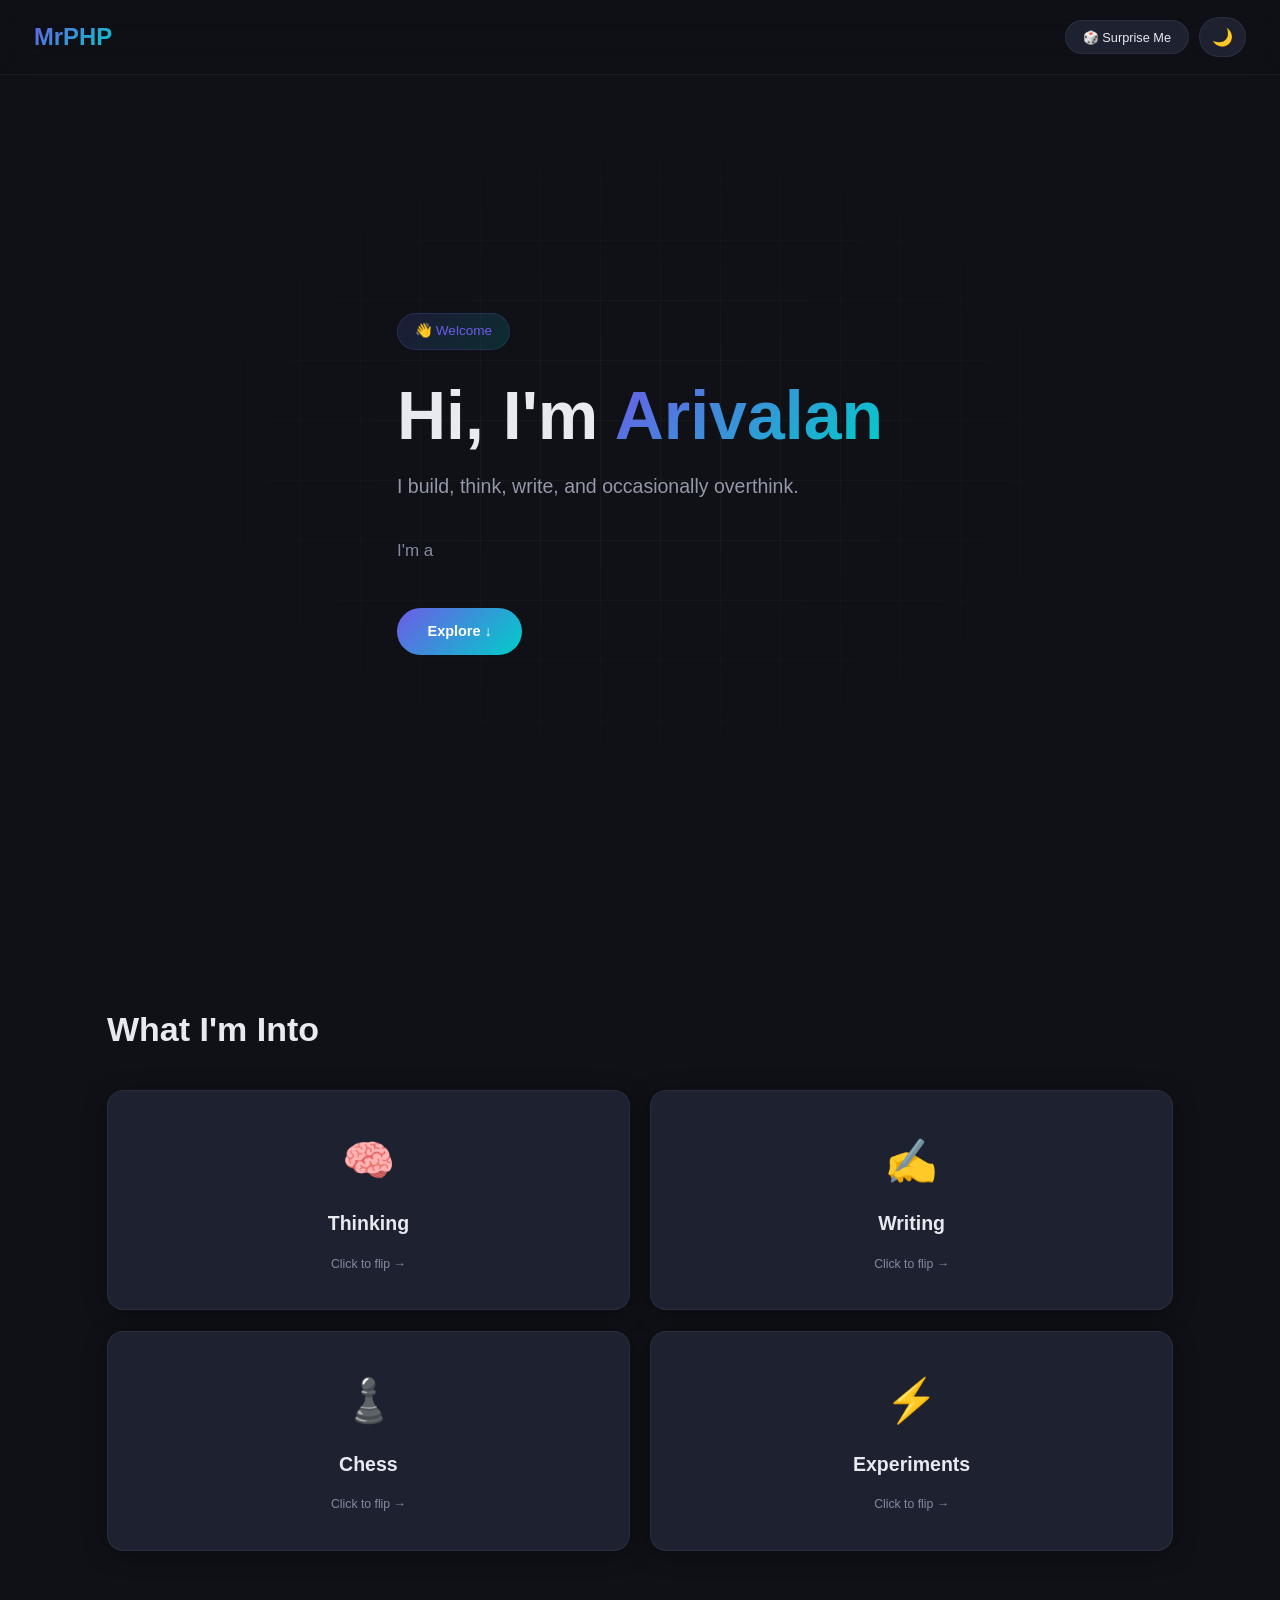
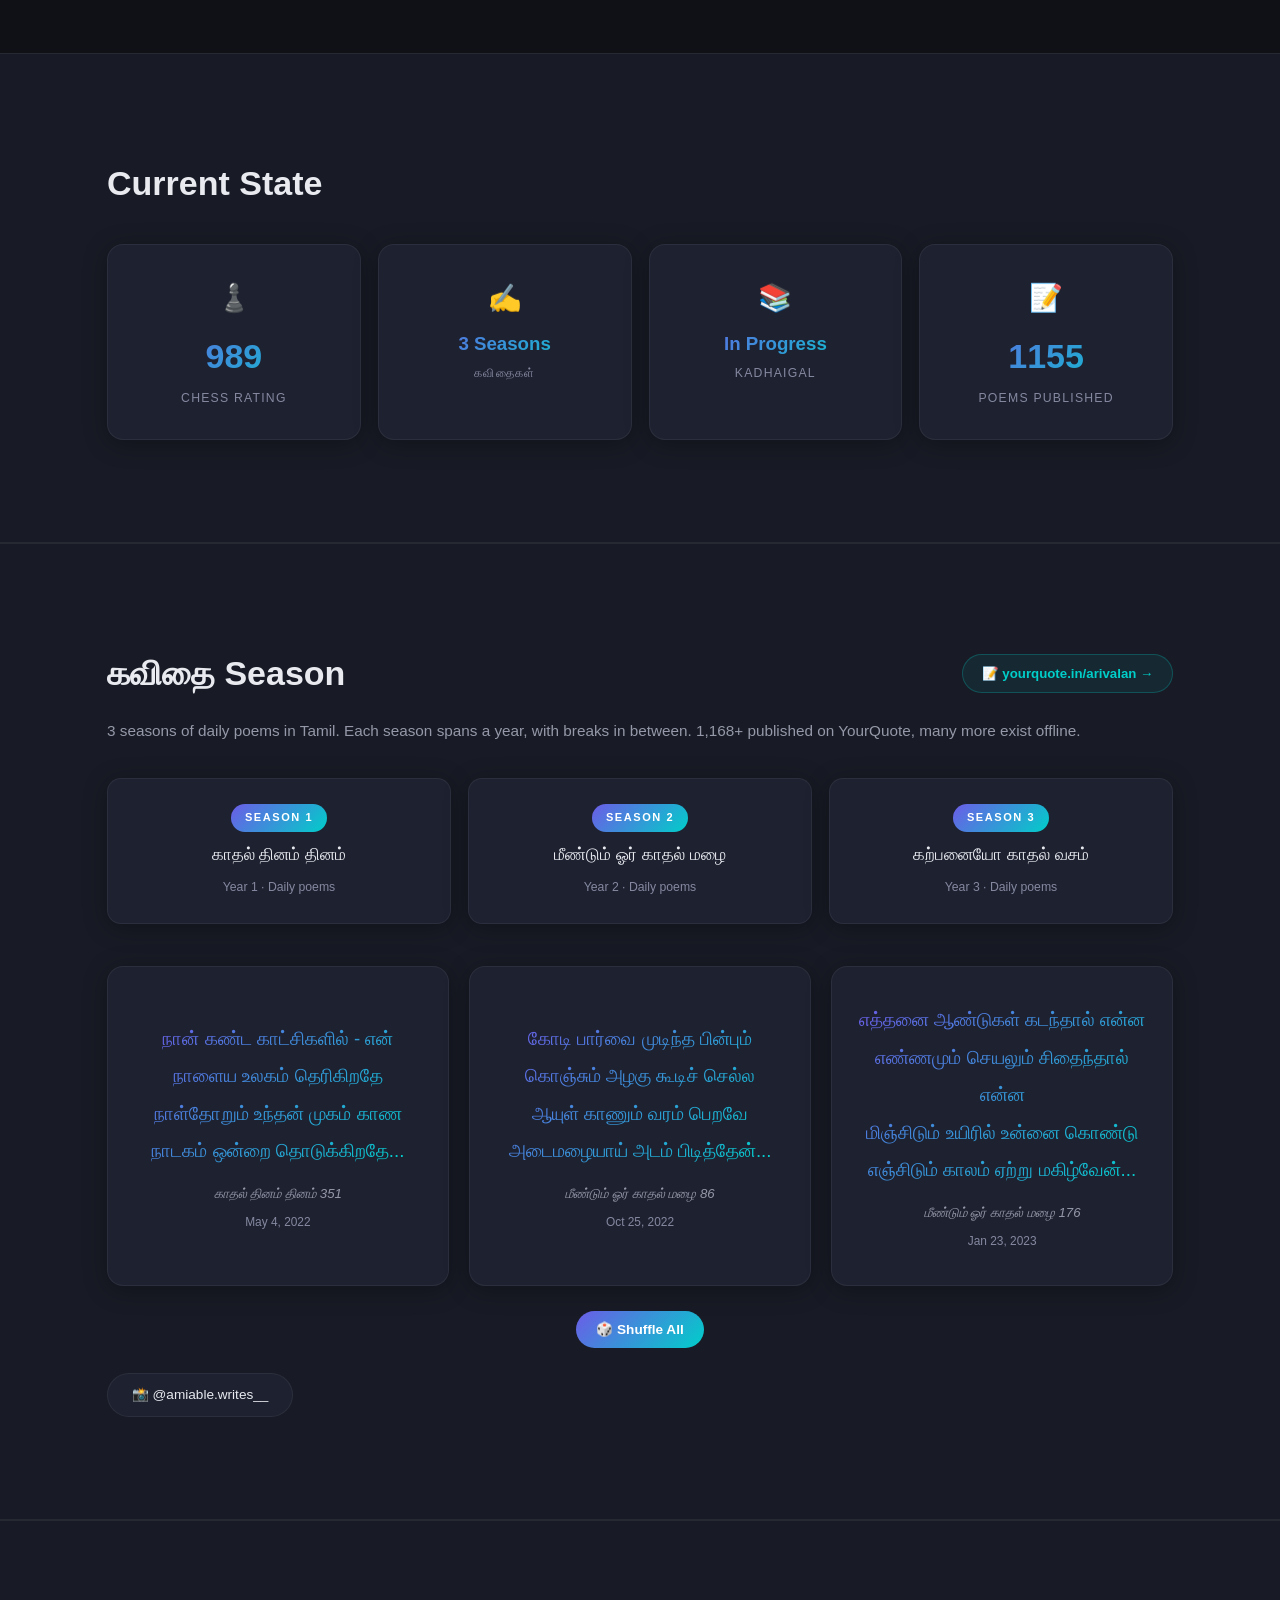
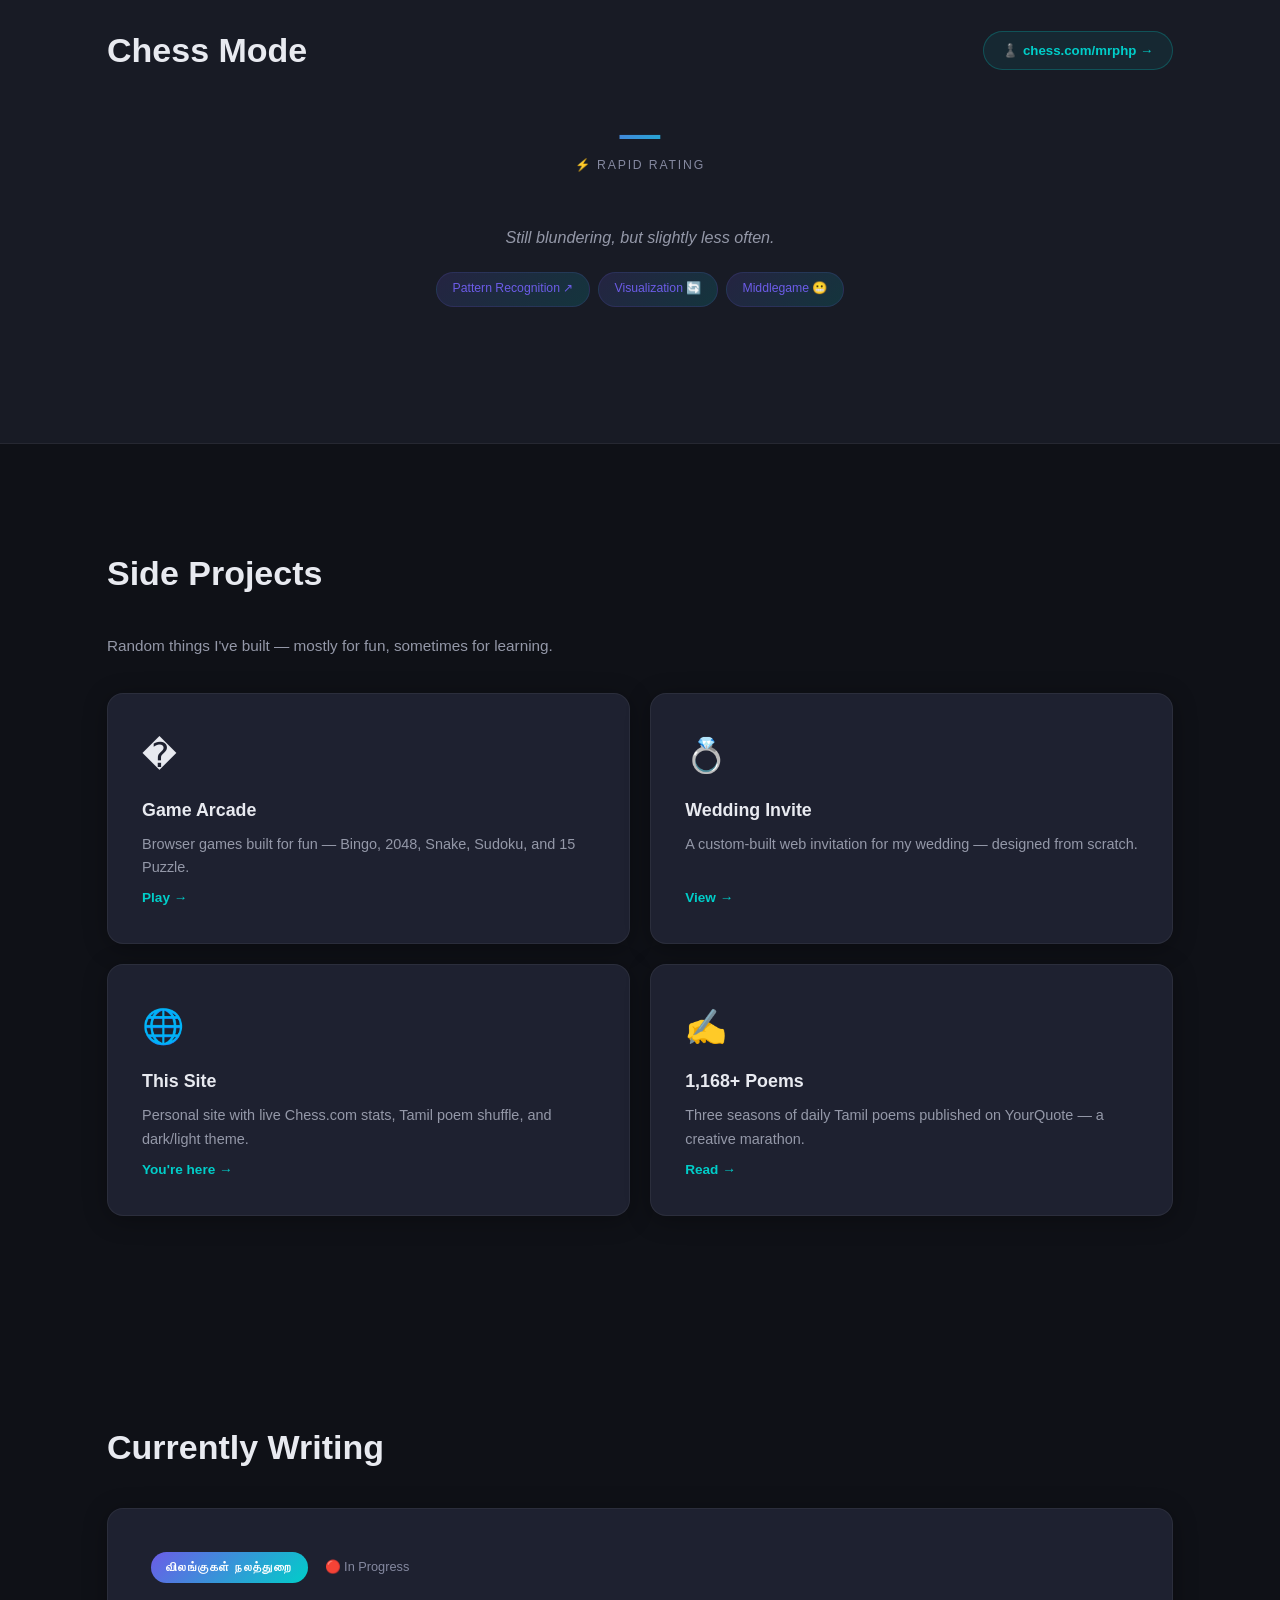
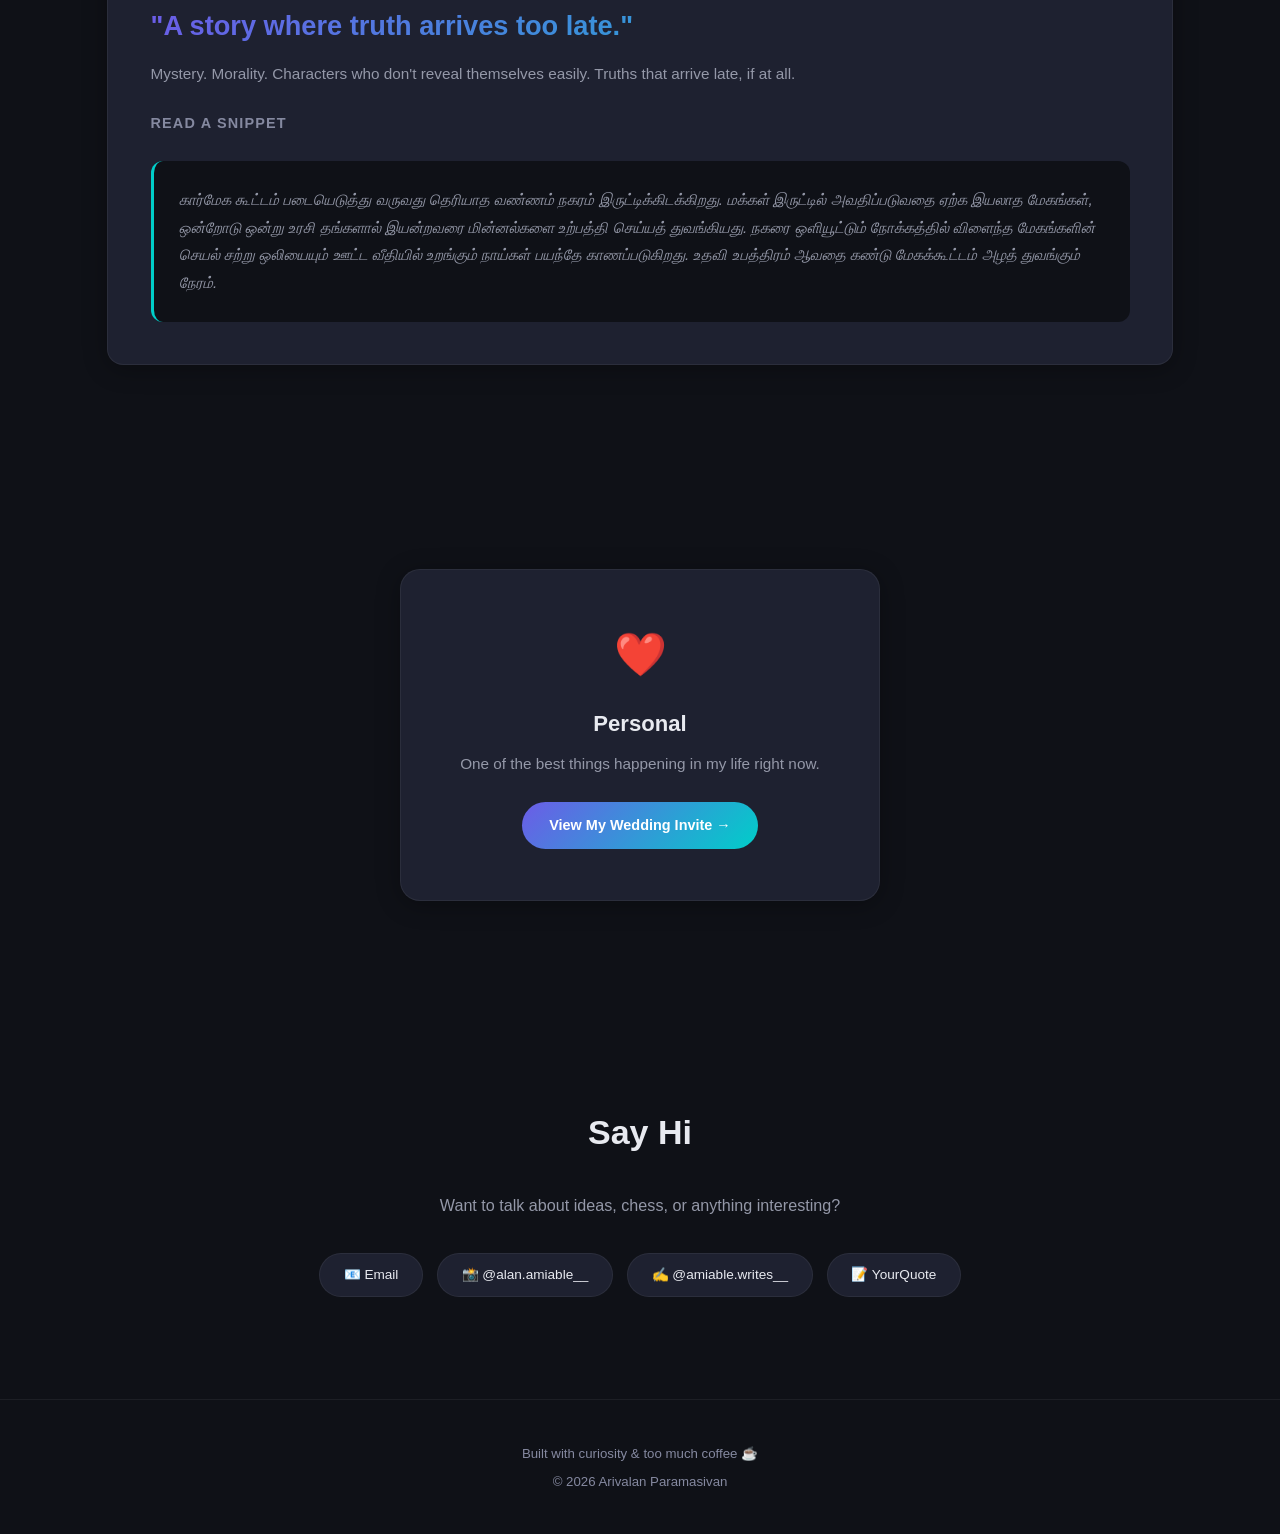
<file: index.html>
<!DOCTYPE html>
<html lang="en" data-theme="dark">
<head>
  <meta charset="UTF-8">
  <meta name="viewport" content="width=device-width, initial-scale=1.0">
  <title>Arivalan Paramasivan — Writer, Thinker, Chess Player</title>
  <meta name="description" content="I build, think, write, and occasionally overthink.">

  <!-- Open Graph -->
  <meta property="og:type" content="website">
  <meta property="og:url" content="https://arivalan.in/">
  <meta property="og:title" content="Arivalan Paramasivan — Writer, Thinker, Chess Player">
  <meta property="og:description" content="I build, think, write, and occasionally overthink. Tamil poet, chess player, and curious questioner.">
  <meta property="og:site_name" content="Arivalan Paramasivan">

  <!-- Twitter Card -->
  <meta name="twitter:card" content="summary">
  <meta name="twitter:title" content="Arivalan Paramasivan — Writer, Thinker, Chess Player">
  <meta name="twitter:description" content="I build, think, write, and occasionally overthink. Tamil poet, chess player, and curious questioner.">

  <link rel="preconnect" href="https://fonts.googleapis.com">
  <link rel="preconnect" href="https://fonts.gstatic.com" crossorigin>
  <link href="https://fonts.googleapis.com/css2?family=Sora:wght@400;600;700;800&family=Inter:wght@300;400;500;600&display=swap" rel="stylesheet">
  <meta http-equiv="Content-Security-Policy" content="default-src 'self'; script-src 'self'; style-src 'self' https://fonts.googleapis.com 'unsafe-inline'; font-src https://fonts.gstatic.com; connect-src 'self' https://api.chess.com https://www.yourquote.in; img-src 'self' data:;">

  <link rel="stylesheet" href="style.css">
  <link rel="icon" type="image/x-icon" href="favicon.ico">
  <link rel="icon" type="image/png" sizes="32x32" href="favicon.png">

  <!-- Structured Data -->
  <script type="application/ld+json">
  {
    "@context": "https://schema.org",
    "@type": "Person",
    "name": "Arivalan Paramasivan",
    "url": "https://arivalan.in",
    "sameAs": [
      "https://www.yourquote.in/arivalan",
      "https://www.instagram.com/alan.amiable__",
      "https://www.instagram.com/amiable.writes__",
      "https://www.chess.com/member/mrphp"
    ],
    "knowsAbout": ["Writing", "Tamil Poetry", "Chess"],
    "description": "Writer, thinker, chess player, and curious questioner."
  }
  </script>
</head>
<body>

  <!-- Skip to content -->
  <a href="#interests" class="skip-link">Skip to content</a>

  <!-- Top Bar -->
  <header class="topbar">
    <span class="topbar-logo">MrPHP</span>
    <div class="topbar-actions">
      <button class="btn-surprise" id="surpriseBtn" title="Surprise Me" aria-label="Scroll to a random section">🎲 Surprise Me</button>
      <button class="btn-theme" id="themeToggle" title="Toggle theme" aria-label="Toggle dark and light theme">
        <span class="theme-icon">🌙</span>
      </button>
    </div>
  </header>

  <!-- Hero -->
  <section class="hero" id="hero">
    <div class="container">
      <div class="hero-badge">👋 Welcome</div>
      <h1 class="hero-title">Hi, I'm <span class="gradient-text">Arivalan</span></h1>
      <p class="hero-sub">I build, think, write, and occasionally overthink.</p>
      <div class="hero-roles">
        <span class="role-label">I'm a</span>
        <span class="role-value" id="roleRotator">Writer</span>
      </div>
      <a href="#interests" class="hero-cta">Explore ↓</a>
    </div>
    <div class="hero-grid-bg"></div>
  </section>

  <!-- What I'm Into -->
  <section class="section" id="interests">
    <div class="container">
      <h2 class="section-title">What I'm Into</h2>
      <div class="interest-grid">

        <div class="interest-card" data-card="thinking" role="button" tabindex="0" aria-label="Thinking — click to flip">
          <div class="card-inner">
            <div class="card-front">
              <span class="card-emoji">🧠</span>
              <h3>Thinking</h3>
              <p class="card-hint">Click to flip →</p>
            </div>
            <div class="card-back">
              <h3>🧠 Thinking</h3>
              <ul class="idea-list">
                <li>Most problems are badly framed questions.</li>
                <li>Certainty closes more doors than it opens.</li>
                <li>The best arguments are the ones you have with yourself.</li>
              </ul>
            </div>
          </div>
        </div>

        <div class="interest-card" data-card="writing" role="button" tabindex="0" aria-label="Writing — click to flip">
          <div class="card-inner">
            <div class="card-front">
              <span class="card-emoji">✍️</span>
              <h3>Writing</h3>
              <p class="card-hint">Click to flip →</p>
            </div>
            <div class="card-back">
              <h3>✍️ Writing</h3>
              <p>Tamil novel in progress: mystery, morality & truth.</p>
              <p>3 seasons of daily poems · 1,168+ published</p>
              <div class="writing-links">
                <a href="https://www.yourquote.in/arivalan" class="chess-card-link" target="_blank" rel="noopener noreferrer">YourQuote →</a>
                <a href="https://www.instagram.com/amiable.writes__" class="chess-card-link" target="_blank" rel="noopener noreferrer">@amiable.writes__ →</a>
              </div>
            </div>
          </div>
        </div>

        <div class="interest-card" data-card="chess" role="button" tabindex="0" aria-label="Chess — click to flip">
          <div class="card-inner">
            <div class="card-front">
              <span class="card-emoji">♟️</span>
              <h3>Chess</h3>
              <p class="card-hint">Click to flip →</p>
            </div>
            <div class="card-back">
              <h3>♟️ Chess</h3>
              <div class="chess-stats-mini" id="cardChessStats">
                <div class="chess-stat"><span class="stat-num" id="cardRapidRating">—</span><span class="stat-label">Rapid</span></div>
              </div>
              <p>Still blundering, but slightly less often.</p>
              <a href="https://www.chess.com/member/mrphp" class="chess-card-link" target="_blank" rel="noopener noreferrer">chess.com/mrphp →</a>
            </div>
          </div>
        </div>

        <div class="interest-card" data-card="experiments" role="button" tabindex="0" aria-label="Experiments — click to flip">
          <div class="card-inner">
            <div class="card-front">
              <span class="card-emoji">⚡</span>
              <h3>Experiments</h3>
              <p class="card-hint">Click to flip →</p>
            </div>
            <div class="card-back">
              <h3>⚡ Experiments</h3>
              <ul class="idea-list">
                <li>Building random side projects nobody asked for</li>
                <li>Exploring how psychology shapes decisions</li>
                <li>Trying to figure out what "done" really means</li>
              </ul>
            </div>
          </div>
        </div>
        </div>

      </div>
    </div>
  </section>

  <!-- Live Stats -->
  <section class="section section-stats" id="stats">
    <div class="container">
      <h2 class="section-title">Current State</h2>
      <div class="stats-grid">
        <div class="stat-card">
          <span class="stat-icon">♟️</span>
          <span class="stat-number" id="statChessRating" data-target="1000">0</span>
          <span class="stat-desc">Chess Rating</span>
        </div>
        <div class="stat-card">
          <span class="stat-icon">✍️</span>
          <span class="stat-number-text">3 Seasons</span>
          <span class="stat-desc">கவிதைகள்</span>
        </div>
        <div class="stat-card">
          <span class="stat-icon">📚</span>
          <span class="stat-number-text">In Progress</span>
          <span class="stat-desc">kadhaigal</span>
        </div>
        <div class="stat-card">
          <span class="stat-icon">📝</span>
          <span class="stat-number" id="statPoemCount" data-target="1168">0</span>
          <span class="stat-desc">Poems Published</span>
        </div>
      </div>
    </div>
  </section>

  <!-- Poem Section -->
  <section class="section section-poem" id="poem">
    <div class="container">
      <div class="poem-header">
        <h2 class="section-title">கவிதை Season</h2>
        <a href="https://www.yourquote.in/arivalan" class="chess-profile-link" target="_blank" rel="noopener noreferrer">📝 yourquote.in/arivalan →</a>
      </div>
      <p class="poem-subtitle">3 seasons of daily poems in Tamil. Each season spans a year, with breaks in between. <span id="yqPostCount">1,168</span>+ published on YourQuote, many more exist offline.</p>
      <div class="poem-seasons">
        <div class="season-card" data-season="காதல் தினம் தினம்" role="button" tabindex="0">
          <span class="season-badge">Season 1</span>
          <span class="season-label">காதல் தினம் தினம்</span>
          <span class="season-meta">Year 1 · Daily poems</span>
        </div>
        <div class="season-card" data-season="மீண்டும் ஓர் காதல் மழை" role="button" tabindex="0">
          <span class="season-badge">Season 2</span>
          <span class="season-label">மீண்டும் ஓர் காதல் மழை</span>
          <span class="season-meta">Year 2 · Daily poems</span>
        </div>
        <div class="season-card" data-season="கற்பனையோ காதல் வசம்" role="button" tabindex="0">
          <span class="season-badge">Season 3</span>
          <span class="season-label">கற்பனையோ காதல் வசம்</span>
          <span class="season-meta">Year 3 · Daily poems</span>
        </div>
      </div>
      <div class="poem-trio" id="poemTrio">
        <div class="poem-card" id="poemCard0">
          <p class="poem-text">காதல் தினம் தினம்</p>
          <span class="poem-caption"></span>
          <span class="poem-date"></span>
        </div>
        <div class="poem-card" id="poemCard1">
          <p class="poem-text">மீண்டும் ஓர் காதல் மழை</p>
          <span class="poem-caption"></span>
          <span class="poem-date"></span>
        </div>
        <div class="poem-card" id="poemCard2">
          <p class="poem-text">கற்பனையோ காதல் வசம்</p>
          <span class="poem-caption"></span>
          <span class="poem-date"></span>
        </div>
      </div>
      <div class="poem-controls">
        <button class="btn-generate" id="shufflePoem">🎲 Shuffle All</button>
      </div>
      <div class="poem-links">
        <a href="https://www.instagram.com/amiable.writes__" class="contact-chip" target="_blank" rel="noopener noreferrer">📸 @amiable.writes__</a>
      </div>
    </div>
  </section>



  <!-- Chess -->
  <section class="section section-chess" id="chess">
    <div class="container">
      <div class="chess-title-row">
        <h2 class="section-title">Chess Mode</h2>
        <a href="https://www.chess.com/member/mrphp" class="chess-profile-link" target="_blank" rel="noopener noreferrer">♟️ chess.com/mrphp →</a>
      </div>
      <div class="chess-info-centered">
        <div class="chess-ratings-row" id="chessRatings">
          <div class="chess-rating-big">
            <span class="rating-num" id="rapidRating">—</span>
            <span class="rating-label">⚡ Rapid Rating</span>
          </div>
        </div>
        <div class="chess-record" id="chessRecord"></div>
        <p class="chess-tagline">Still blundering, but slightly less often.</p>
        <div class="chess-traits">
          <span class="trait">Pattern Recognition ↗</span>
          <span class="trait">Visualization 🔄</span>
          <span class="trait">Middlegame 😬</span>
        </div>
        <div class="chess-last-online" id="chessLastOnline"></div>
      </div>
    </div>
  </section>

  <!-- Projects -->
  <section class="section" id="projects">
    <div class="container">
      <h2 class="section-title">Side Projects</h2>
      <p class="projects-subtitle">Random things I've built — mostly for fun, sometimes for learning.</p>
      <div class="projects-grid">
        <div class="project-card">
          <span class="project-emoji">�</span>
          <h3>Game Arcade</h3>
          <p>Browser games built for fun — Bingo, 2048, Snake, Sudoku, and 15 Puzzle.</p>
          <a href="https://games.arivalan.in" class="project-link" target="_blank" rel="noopener noreferrer">Play →</a>
        </div>
        <div class="project-card">
          <span class="project-emoji">💍</span>
          <h3>Wedding Invite</h3>
          <p>A custom-built web invitation for my wedding — designed from scratch.</p>
          <a href="https://akshaya.weds.arivalan.in" class="project-link" target="_blank" rel="noopener noreferrer">View →</a>
        </div>
        <div class="project-card">
          <span class="project-emoji">🌐</span>
          <h3>This Site</h3>
          <p>Personal site with live Chess.com stats, Tamil poem shuffle, and dark/light theme.</p>
          <a href="https://arivalan.in" class="project-link" target="_blank" rel="noopener noreferrer">You're here →</a>
        </div>
        <div class="project-card">
          <span class="project-emoji">✍️</span>
          <h3>1,168+ Poems</h3>
          <p>Three seasons of daily Tamil poems published on YourQuote — a creative marathon.</p>
          <a href="https://www.yourquote.in/arivalan" class="project-link" target="_blank" rel="noopener noreferrer">Read →</a>
        </div>
      </div>
    </div>
  </section>

  <!-- Novel -->
  <section class="section" id="novel">
    <div class="container">
      <h2 class="section-title">Currently Writing</h2>
      <div class="novel-card">
        <div class="novel-top">
          <span class="novel-badge">விலங்குகள் நலத்துறை</span>
          <span class="novel-status">🔴 In Progress</span>
        </div>
        <p class="novel-hook">"A story where truth arrives too late."</p>
        <p class="novel-desc">Mystery. Morality. Characters who don't reveal themselves easily. Truths that arrive late, if at all.</p>
        <h4 class="novel-snippet-header">Read a snippet</h4>
        <div class="novel-snippet open">
          <p class="novel-snippet-tamil">கார்மேக கூட்டம் படையெடுத்து வருவது தெரியாத வண்ணம் நகரம் இருட்டிக்கிடக்கிறது. மக்கள் இருட்டில் அவதிப்படுவதை ஏற்க இயலாத மேகங்கள், ஒன்றோடு ஒன்று உரசி தங்களால் இயன்றவரை மின்னல்களை உற்பத்தி செய்யத் துவங்கியது. நகரை ஒளியூட்டும் நோக்கத்தில் விளைந்த மேகங்களின் செயல் சற்று ஒலியையும் ஊட்ட வீதியில் உறங்கும் நாய்கள் பயந்தே காணப்படுகிறது. உதவி உபத்திரம் ஆவதை கண்டு மேகக்கூட்டம் அழத் துவங்கும் நேரம்.</p>
        </div>
      </div>
    </div>
  </section>

  <!-- Personal / Wedding -->
  <section class="section" id="personal">
    <div class="container">
      <div class="personal-card">
        <div class="personal-emoji">❤️</div>
        <h3>Personal</h3>
        <p>One of the best things happening in my life right now.</p>
        <a href="https://akshaya.weds.arivalan.in" class="wedding-link" target="_blank" rel="noopener noreferrer">
          View My Wedding Invite →
        </a>
      </div>
    </div>
  </section>

  <!-- Contact -->
  <section class="section" id="contact">
    <div class="container">
      <h2 class="section-title">Say Hi</h2>
      <p class="contact-sub">Want to talk about ideas, chess, or anything interesting?</p>
      <div class="contact-links">
        <a href="mailto:hello@arivalan.in" class="contact-chip">📧 Email</a>
        <a href="https://www.instagram.com/alan.amiable__" class="contact-chip" target="_blank" rel="noopener noreferrer">📸 @alan.amiable__</a>
        <a href="https://www.instagram.com/amiable.writes__" class="contact-chip" target="_blank" rel="noopener noreferrer">✍️ @amiable.writes__</a>
        <a href="https://www.yourquote.in/arivalan" class="contact-chip" target="_blank" rel="noopener noreferrer">📝 YourQuote</a>
      </div>
    </div>
  </section>

  <!-- Back to Top -->
  <button class="btn-back-to-top" id="backToTop" aria-label="Back to top" title="Back to top">↑</button>

  <!-- Footer -->
  <footer class="footer">
    <p>Built with curiosity & too much coffee ☕</p>
    <p class="footer-copy">&copy; 2026 Arivalan Paramasivan</p>
  </footer>

  <script src="script.js"></script>
</body>
</html>
</file>
<file: style.css>
/* ============================================
   Arivalan — Interactive Personal Site
   ============================================ */

*, *::before, *::after { margin: 0; padding: 0; box-sizing: border-box; }

/* --- Theme Variables --- */
[data-theme="dark"] {
  --bg-primary: #0f1117;
  --bg-secondary: #181b25;
  --bg-card: #1e2130;
  --bg-card-hover: #262a3a;
  --text-primary: #e8eaf0;
  --text-secondary: #9498a8;
  --text-muted: #8589a0;
  --border: rgba(255, 255, 255, 0.06);
  --accent-1: #6c5ce7;
  --accent-2: #00cec9;
  --accent-3: #0984e3;
  --gradient: linear-gradient(135deg, #6c5ce7, #00cec9);
  --gradient-subtle: linear-gradient(135deg, rgba(108,92,231,0.15), rgba(0,206,201,0.15));
  --shadow-card: 0 4px 24px rgba(0,0,0,0.3);
  --shadow-card-hover: 0 12px 40px rgba(0,0,0,0.45);
}

[data-theme="light"] {
  --bg-primary: #f5f6fa;
  --bg-secondary: #ebedf3;
  --bg-card: #ffffff;
  --bg-card-hover: #f0f1f5;
  --text-primary: #1a1c2b;
  --text-secondary: #5a5e72;
  --text-muted: #9498a8;
  --border: rgba(0, 0, 0, 0.06);
  --accent-1: #6c5ce7;
  --accent-2: #00b894;
  --accent-3: #0984e3;
  --gradient: linear-gradient(135deg, #6c5ce7, #00b894);
  --gradient-subtle: linear-gradient(135deg, rgba(108,92,231,0.08), rgba(0,184,148,0.08));
  --shadow-card: 0 4px 20px rgba(0,0,0,0.06);
  --shadow-card-hover: 0 12px 36px rgba(0,0,0,0.1);
}

html { scroll-behavior: smooth; font-size: 17px; }

body {
  font-family: 'Inter', -apple-system, sans-serif;
  background: var(--bg-primary);
  color: var(--text-primary);
  line-height: 1.6;
  font-weight: 400;
  overflow-x: hidden;
  transition: background 0.4s ease, color 0.4s ease;
}

::selection {
  background: var(--accent-1);
  color: #fff;
}

.container {
  max-width: 1100px;
  margin: 0 auto;
  padding: 0 1rem;
}

/* --- Top Bar --- */
.topbar {
  position: fixed;
  top: 0;
  left: 0;
  right: 0;
  z-index: 200;
  display: flex;
  align-items: center;
  justify-content: space-between;
  padding: 1rem 2rem;
  background: rgba(15, 17, 23, 0.7);
  backdrop-filter: blur(16px);
  -webkit-backdrop-filter: blur(16px);
  border-bottom: 1px solid var(--border);
  transition: background 0.4s ease;
}

[data-theme="light"] .topbar {
  background: rgba(245, 246, 250, 0.8);
}

.topbar-logo {
  font-family: 'Sora', sans-serif;
  font-size: 1.4rem;
  font-weight: 800;
  background: var(--gradient);
  -webkit-background-clip: text;
  -webkit-text-fill-color: transparent;
  background-clip: text;
}
.topbar-actions {
  display: flex;
  align-items: center;
  gap: 0.6rem;
}

.btn-surprise, .btn-theme {
  font-family: 'Inter', sans-serif;
  font-size: 0.75rem;
  font-weight: 500;
  padding: 0.5rem 1rem;
  border-radius: 100px;
  border: 1px solid var(--border);
  background: var(--bg-card);
  color: var(--text-primary);
  cursor: pointer;
  transition: all 0.3s ease;
}

.btn-surprise:hover, .btn-theme:hover {
  background: var(--bg-card-hover);
  border-color: var(--accent-1);
  transform: translateY(-1px);
}

.btn-theme {
  padding: 0.5rem 0.7rem;
}

.theme-icon { font-size: 1rem; }

/* --- Hero --- */
.hero {
  min-height: 100vh;
  display: flex;
  align-items: center;
  position: relative;
  overflow: hidden;
  padding-top: 4rem;
}

.hero-grid-bg {
  position: absolute;
  inset: 0;
  background-image:
    linear-gradient(var(--border) 1px, transparent 1px),
    linear-gradient(90deg, var(--border) 1px, transparent 1px);
  background-size: 60px 60px;
  mask-image: radial-gradient(ellipse 60% 60% at 50% 50%, black 20%, transparent 70%);
  -webkit-mask-image: radial-gradient(ellipse 60% 60% at 50% 50%, black 20%, transparent 70%);
  opacity: 0.5;
}

.hero .container {
  position: relative;
  z-index: 1;
}

.hero-badge {
  display: inline-block;
  font-size: 0.8rem;
  font-weight: 500;
  padding: 0.4rem 1rem;
  border-radius: 100px;
  background: var(--gradient-subtle);
  color: var(--accent-1);
  border: 1px solid rgba(108,92,231,0.2);
  margin-bottom: 1.5rem;
  animation: fadeInDown 0.6s ease;
}

.hero-title {
  font-family: 'Sora', sans-serif;
  font-size: 4rem;
  font-weight: 800;
  line-height: 1.15;
  margin-bottom: 1rem;
  animation: fadeInDown 0.6s ease 0.15s both;
}

.gradient-text {
  background: var(--gradient);
  -webkit-background-clip: text;
  -webkit-text-fill-color: transparent;
  background-clip: text;
}

.hero-sub {
  font-size: 1.15rem;
  color: var(--text-secondary);
  margin-bottom: 2rem;
  max-width: 500px;
  animation: fadeInDown 0.6s ease 0.3s both;
}

.hero-roles {
  display: flex;
  align-items: center;
  gap: 0.6rem;
  margin-bottom: 2.5rem;
  animation: fadeInDown 0.6s ease 0.45s both;
}

.role-label {
  font-size: 1rem;
  color: var(--text-muted);
}

.role-value {
  font-family: 'Sora', sans-serif;
  font-size: 1.1rem;
  font-weight: 700;
  color: var(--accent-2);
  min-width: 160px;
  transition: opacity 0.3s ease;
}

.hero-cta {
  display: inline-flex;
  align-items: center;
  font-family: 'Inter', sans-serif;
  font-size: 0.85rem;
  font-weight: 600;
  color: #fff;
  background: var(--gradient);
  padding: 0.7rem 1.8rem;
  border-radius: 100px;
  text-decoration: none;
  transition: all 0.3s ease;
  animation: fadeInDown 0.6s ease 0.6s both;
}

.hero-cta:hover {
  transform: translateY(-3px);
  box-shadow: 0 8px 30px rgba(108,92,231,0.35);
}

/* --- Section Shared --- */
.section {
  padding: 6rem 0;
}

.section-title {
  font-family: 'Sora', sans-serif;
  font-size: 2rem;
  font-weight: 700;
  margin-bottom: 2rem;
}

/* --- Interest Cards (3D Flip) --- */
.interest-grid {
  display: grid;
  grid-template-columns: 1fr 1fr;
  gap: 1.2rem;
}

.interest-card {
  position: relative;
  border-radius: 16px;
  perspective: 800px;
  cursor: pointer;
  height: 220px;
}

.card-inner {
  position: relative;
  width: 100%;
  height: 100%;
  transition: transform 0.6s cubic-bezier(0.4, 0, 0.2, 1);
  transform-style: preserve-3d;
}

.interest-card.flipped .card-inner {
  transform: rotateY(180deg);
}

.card-front,
.card-back {
  position: absolute;
  top: 0;
  left: 0;
  width: 100%;
  height: 100%;
  backface-visibility: hidden;
  -webkit-backface-visibility: hidden;
  border-radius: 16px;
  background: var(--bg-card);
  border: 1px solid var(--border);
  box-shadow: var(--shadow-card);
  overflow: hidden;
}

.interest-card:hover .card-inner {
  box-shadow: var(--shadow-card-hover);
}

.card-front {
  padding: 2rem;
  text-align: center;
  display: flex;
  flex-direction: column;
  align-items: center;
  justify-content: center;
}

.card-emoji {
  font-size: 2.5rem;
  display: block;
  margin-bottom: 0.8rem;
}

.card-front h3 {
  font-family: 'Sora', sans-serif;
  font-size: 1.15rem;
  font-weight: 700;
  margin-bottom: 0.3rem;
}

.card-hint {
  font-size: 0.72rem;
  color: var(--text-muted);
  margin-top: 0.6rem;
}

.card-back {
  transform: rotateY(180deg);
  padding: 1.5rem;
  display: flex;
  flex-direction: column;
  justify-content: center;
  overflow-y: auto;
}

.card-back h3 {
  font-family: 'Sora', sans-serif;
  font-size: 1rem;
  font-weight: 700;
  margin-bottom: 0.8rem;
}

.card-back p {
  font-size: 0.82rem;
  color: var(--text-secondary);
  margin-bottom: 0.5rem;
  line-height: 1.6;
}

.idea-list {
  list-style: none;
  display: flex;
  flex-direction: column;
  gap: 0.5rem;
}

.idea-list li {
  font-size: 0.82rem;
  color: var(--text-secondary);
  padding: 0.5rem 0.8rem;
  background: var(--bg-primary);
  border-radius: 8px;
  border-left: 3px solid var(--accent-1);
  line-height: 1.4;
}

.writing-links {
  display: flex;
  gap: 0.6rem;
  flex-wrap: wrap;
  margin-top: 0.4rem;
}

.chess-stats-mini {
  display: flex;
  gap: 2rem;
  margin-bottom: 0.5rem;
}

.chess-stat {
  display: flex;
  flex-direction: column;
}

.stat-num {
  font-family: 'Sora', sans-serif;
  font-size: 1.8rem;
  font-weight: 800;
  background: var(--gradient);
  -webkit-background-clip: text;
  -webkit-text-fill-color: transparent;
  background-clip: text;
}

.stat-label {
  font-size: 0.7rem;
  color: var(--text-muted);
  text-transform: uppercase;
  letter-spacing: 0.1em;
}

/* --- Stats --- */
.section-stats {
  background: var(--bg-secondary);
  border-top: 1px solid var(--border);
  border-bottom: 1px solid var(--border);
}

.stats-grid {
  display: grid;
  grid-template-columns: repeat(4, 1fr);
  gap: 1rem;
}

.stat-card {
  text-align: center;
  padding: 1.8rem 1rem;
  background: var(--bg-card);
  border-radius: 16px;
  border: 1px solid var(--border);
  box-shadow: var(--shadow-card);
  transition: transform 0.3s ease, box-shadow 0.3s ease;
}

.stat-card:hover {
  transform: translateY(-4px);
  box-shadow: var(--shadow-card-hover);
}

.stat-icon {
  font-size: 1.6rem;
  display: block;
  margin-bottom: 0.6rem;
}

.stat-number, .stat-number-text {
  font-family: 'Sora', sans-serif;
  font-size: 2rem;
  font-weight: 800;
  display: block;
  background: var(--gradient);
  -webkit-background-clip: text;
  -webkit-text-fill-color: transparent;
  background-clip: text;
}

.stat-number-text {
  font-size: 1.1rem;
  font-weight: 700;
}

.stat-desc {
  font-size: 0.72rem;
  color: var(--text-muted);
  text-transform: uppercase;
  letter-spacing: 0.1em;
  margin-top: 0.3rem;
  display: block;
}

/* --- Snippets Carousel --- */
.snippets-carousel {
  position: relative;
}

.snippets-track {
  display: flex;
  gap: 1rem;
  overflow-x: auto;
  scroll-snap-type: x mandatory;
  scrollbar-width: none;
  -ms-overflow-style: none;
  padding-bottom: 1rem;
}

.snippets-track::-webkit-scrollbar { display: none; }

.snippet-card {
  flex: 0 0 300px;
  scroll-snap-align: start;
  background: var(--bg-card);
  border: 1px solid var(--border);
  border-radius: 16px;
  padding: 2rem;
  box-shadow: var(--shadow-card);
  transition: all 0.3s ease;
  cursor: default;
}

.snippet-card:hover {
  transform: translateY(-4px);
  box-shadow: var(--shadow-card-hover);
  border-color: var(--accent-2);
}

.snippet-card p {
  font-size: 0.95rem;
  color: var(--text-secondary);
  font-style: italic;
  line-height: 1.7;
}

.carousel-controls {
  display: flex;
  gap: 0.5rem;
  margin-top: 1.2rem;
}

.carousel-btn {
  width: 40px;
  height: 40px;
  border-radius: 10px;
  background: var(--bg-card);
  border: 1px solid var(--border);
  color: var(--text-primary);
  font-size: 1rem;
  cursor: pointer;
  transition: all 0.3s ease;
}

.carousel-btn:hover {
  background: var(--accent-1);
  color: #fff;
  border-color: var(--accent-1);
}

/* --- Random Thoughts --- */
.thoughts-header {
  display: flex;
  align-items: center;
  justify-content: space-between;
  flex-wrap: wrap;
  gap: 1rem;
  margin-bottom: 2rem;
}

.thoughts-header .section-title {
  margin-bottom: 0;
}

.btn-generate {
  font-family: 'Inter', sans-serif;
  font-size: 0.8rem;
  font-weight: 600;
  padding: 0.6rem 1.2rem;
  border-radius: 100px;
  background: var(--gradient);
  color: #fff;
  border: none;
  cursor: pointer;
  transition: all 0.3s ease;
}

.btn-generate:hover {
  transform: translateY(-2px);
  box-shadow: 0 6px 24px rgba(108,92,231,0.3);
}

.generated-thought {
  background: var(--bg-card);
  border: 1px solid var(--border);
  border-radius: 16px;
  padding: 1.5rem 2rem;
  margin-bottom: 2rem;
  min-height: 60px;
  display: flex;
  align-items: center;
  box-shadow: var(--shadow-card);
  transition: border-color 0.3s ease;
}

.generated-thought.flash {
  border-color: var(--accent-1);
}

.generated-thought p {
  font-size: 1rem;
  font-style: italic;
  color: var(--text-secondary);
}

.thoughts-grid {
  display: grid;
  grid-template-columns: repeat(3, 1fr);
  gap: 1rem;
}

.thought-tile {
  background: var(--bg-card);
  border: 1px solid var(--border);
  border-radius: 14px;
  padding: 1.5rem;
  text-align: center;
  cursor: default;
  position: relative;
  overflow: hidden;
  min-height: 100px;
  display: flex;
  align-items: center;
  justify-content: center;
  box-shadow: var(--shadow-card);
  transition: all 0.4s ease;
}

.thought-tile:hover {
  background: var(--accent-1);
  border-color: var(--accent-1);
  transform: translateY(-3px) scale(1.02);
  box-shadow: 0 8px 30px rgba(108,92,231,0.35);
}

.thought-visible {
  font-size: 0.8rem;
  font-weight: 600;
  color: var(--text-muted);
  text-transform: uppercase;
  letter-spacing: 0.12em;
  transition: opacity 0.3s ease;
}

.thought-hidden {
  position: absolute;
  inset: 0;
  display: flex;
  align-items: center;
  justify-content: center;
  padding: 1.2rem;
  font-size: 0.88rem;
  color: #fff;
  font-weight: 500;
  opacity: 0;
  transition: opacity 0.3s ease;
  line-height: 1.5;
}

.thought-tile:hover .thought-visible { opacity: 0; }
.thought-tile:hover .thought-hidden { opacity: 1; }

/* --- Chess Section --- */
.section-chess {
  background: var(--bg-secondary);
  border-top: 1px solid var(--border);
  border-bottom: 1px solid var(--border);
}

.chess-title-row {
  display: flex;
  align-items: center;
  justify-content: space-between;
  flex-wrap: wrap;
  gap: 1rem;
  margin-bottom: 2rem;
}

.chess-title-row .section-title {
  margin-bottom: 0;
}

.chess-profile-link {
  font-family: 'Inter', sans-serif;
  font-size: 0.78rem;
  font-weight: 600;
  color: var(--accent-2);
  text-decoration: none;
  padding: 0.45rem 1.1rem;
  border-radius: 100px;
  border: 1px solid rgba(0,206,201,0.25);
  background: rgba(0,206,201,0.08);
  transition: all 0.3s ease;
}

.chess-profile-link:hover {
  background: var(--accent-2);
  color: #fff;
  border-color: var(--accent-2);
  transform: translateY(-2px);
}

.chess-info-centered {
  display: flex;
  flex-direction: column;
  align-items: center;
  text-align: center;
  gap: 1.2rem;
}

.chess-info-centered .chess-ratings-row {
  justify-content: center;
}

.chess-info-centered .chess-record {
  justify-content: center;
}

.chess-info-centered .chess-traits {
  justify-content: center;
}

.mini-board {
  display: grid;
  grid-template-columns: repeat(8, 1fr);
  aspect-ratio: 1;
  border-radius: 12px;
  overflow: hidden;
  box-shadow: var(--shadow-card);
  border: 2px solid var(--border);
}

.board-cell {
  aspect-ratio: 1;
  display: flex;
  align-items: center;
  justify-content: center;
  font-size: 1.3rem;
  transition: background 0.2s ease;
  cursor: default;
  user-select: none;
}

.board-cell.light { background: #e8dcc8; }
.board-cell.dark { background: #b58863; }

.board-cell:hover {
  filter: brightness(1.1);
}

.chess-info {
  display: flex;
  flex-direction: column;
  gap: 1.2rem;
}

.chess-ratings-row {
  display: flex;
  gap: 2rem;
  flex-wrap: wrap;
}

.chess-rating-big {
  display: flex;
  flex-direction: column;
}

.rating-num {
  font-family: 'Sora', sans-serif;
  font-size: 2.4rem;
  font-weight: 800;
  background: var(--gradient);
  -webkit-background-clip: text;
  -webkit-text-fill-color: transparent;
  background-clip: text;
  line-height: 1.1;
}

.chess-record {
  display: flex;
  gap: 1rem;
  flex-wrap: wrap;
  margin-top: 0.5rem;
}

.record-item {
  font-size: 0.72rem;
  font-weight: 600;
  padding: 0.3rem 0.7rem;
  border-radius: 8px;
  background: var(--bg-card);
  border: 1px solid var(--border);
}

.record-item.wins { color: #00b894; }
.record-item.losses { color: #e17055; }
.record-item.draws { color: var(--text-muted); }

.chess-last-online {
  margin-top: 0.8rem;
  font-size: 0.72rem;
  color: var(--text-muted);
}

.chess-card-link {
  display: inline-block;
  margin-top: 0.8rem;
  font-size: 0.78rem;
  font-weight: 600;
  color: var(--accent-2);
  text-decoration: none;
  transition: color 0.3s ease;
}

.chess-card-link:hover {
  color: var(--accent-1);
}

.rating-label {
  font-size: 0.72rem;
  text-transform: uppercase;
  letter-spacing: 0.15em;
  color: var(--text-muted);
}

.chess-tagline {
  font-size: 0.95rem;
  color: var(--text-secondary);
  font-style: italic;
}

.chess-traits {
  display: flex;
  flex-wrap: wrap;
  gap: 0.5rem;
}

.trait {
  font-size: 0.72rem;
  font-weight: 500;
  padding: 0.4rem 0.9rem;
  border-radius: 100px;
  background: var(--gradient-subtle);
  color: var(--accent-1);
  border: 1px solid rgba(108,92,231,0.15);
}

/* --- Novel --- */
.novel-card {
  background: var(--bg-card);
  border: 1px solid var(--border);
  border-radius: 16px;
  padding: 2.5rem;
  box-shadow: var(--shadow-card);
}

.novel-top {
  display: flex;
  align-items: center;
  gap: 1rem;
  margin-bottom: 1.5rem;
}

.novel-badge {
  font-size: 0.7rem;
  font-weight: 600;
  text-transform: uppercase;
  letter-spacing: 0.12em;
  padding: 0.35rem 0.9rem;
  border-radius: 100px;
  background: var(--gradient);
  color: #fff;
}

.novel-status {
  font-size: 0.75rem;
  color: var(--text-muted);
}

.novel-hook {
  font-family: 'Sora', sans-serif;
  font-size: 1.6rem;
  font-weight: 700;
  margin-bottom: 1rem;
  line-height: 1.3;
  background: var(--gradient);
  -webkit-background-clip: text;
  -webkit-text-fill-color: transparent;
  background-clip: text;
}

.novel-desc {
  font-size: 0.9rem;
  color: var(--text-secondary);
  margin-bottom: 1.5rem;
  line-height: 1.7;
}

.btn-snippet {
  font-family: 'Inter', sans-serif;
  font-size: 0.8rem;
  font-weight: 600;
  padding: 0.5rem 1.2rem;
  border-radius: 10px;
  background: var(--bg-primary);
  color: var(--text-primary);
  border: 1px solid var(--border);
  cursor: pointer;
  transition: all 0.3s ease;
}

.btn-snippet:hover {
  background: var(--accent-1);
  color: #fff;
  border-color: var(--accent-1);
}

.novel-snippet {
  margin-top: 1.5rem;
  padding: 1.5rem;
  background: var(--bg-primary);
  border-radius: 12px;
  border-left: 3px solid var(--accent-2);
}

.novel-snippet-header {
  font-family: 'Sora', sans-serif;
  font-size: 0.85rem;
  font-weight: 600;
  color: var(--text-muted);
  text-transform: uppercase;
  letter-spacing: 0.08em;
  margin-top: 1.2rem;
  margin-bottom: 0;
}

.novel-snippet p {
  font-size: 0.9rem;
  color: var(--text-secondary);
  font-style: italic;
  line-height: 1.8;
}

.novel-snippet-tamil {
  font-size: 1rem;
  line-height: 2.2;
}

/* --- Poem Section --- */
.section-poem {
  background: var(--bg-secondary);
  border-top: 1px solid var(--border);
  border-bottom: 1px solid var(--border);
}

.poem-header {
  display: flex;
  align-items: center;
  justify-content: space-between;
  flex-wrap: wrap;
  gap: 1rem;
  margin-bottom: 1rem;
}

.poem-header .section-title {
  margin-bottom: 0;
}

.poem-subtitle {
  font-size: 0.9rem;
  color: var(--text-secondary);
  margin-bottom: 2rem;
  line-height: 1.7;
}

.poem-seasons {
  display: grid;
  grid-template-columns: repeat(3, 1fr);
  gap: 1rem;
  margin-bottom: 2.5rem;
}

.season-card {
  background: var(--bg-card);
  border: 1px solid var(--border);
  border-radius: 14px;
  padding: 1.5rem;
  text-align: center;
  display: flex;
  flex-direction: column;
  gap: 0.6rem;
  box-shadow: var(--shadow-card);
  transition: all 0.3s ease;
}

.season-card:hover {
  transform: translateY(-4px);
  box-shadow: var(--shadow-card-hover);
  border-color: var(--accent-1);
}

.season-card.active {
  border-color: var(--accent-1);
  box-shadow: var(--shadow-card-hover), 0 0 0 2px var(--accent-1);
  transform: translateY(-4px);
}

.season-card {
  cursor: pointer;
}

.season-badge {
  display: inline-block;
  font-family: 'Sora', sans-serif;
  font-size: 0.65rem;
  font-weight: 700;
  text-transform: uppercase;
  letter-spacing: 0.14em;
  padding: 0.3rem 0.8rem;
  border-radius: 100px;
  background: var(--gradient);
  color: #fff;
  align-self: center;
}

.season-label {
  font-size: 1rem;
  font-weight: 500;
  color: var(--text-primary);
  line-height: 1.5;
}

.season-meta {
  font-size: 0.72rem;
  color: var(--text-muted);
}

.poem-trio {
  display: grid;
  grid-template-columns: repeat(3, 1fr);
  gap: 1.2rem;
  margin-bottom: 1.5rem;
}

.poem-card {
  text-align: center;
  padding: 2rem 1.5rem;
  background: var(--bg-card);
  border: 1px solid var(--border);
  border-radius: 16px;
  box-shadow: var(--shadow-card);
  min-height: 160px;
  display: flex;
  flex-direction: column;
  align-items: center;
  justify-content: center;
  transition: transform 0.3s ease, box-shadow 0.3s ease, opacity 0.25s ease;
}

.poem-card:hover {
  transform: translateY(-4px);
  box-shadow: var(--shadow-card), 0 8px 24px rgba(108, 92, 231, 0.12);
}

.poem-text {
  font-size: 1.1rem;
  font-weight: 500;
  line-height: 2;
  background: var(--gradient);
  -webkit-background-clip: text;
  -webkit-text-fill-color: transparent;
  background-clip: text;
  white-space: pre-line;
  margin: 0;
}

.poem-caption {
  display: block;
  margin-top: 0.8rem;
  font-size: 0.78rem;
  color: var(--text-secondary);
  font-style: italic;
}

.poem-card .poem-date {
  display: block;
  margin-top: 0.5rem;
  font-size: 0.7rem;
  color: var(--text-muted);
}

.poem-controls {
  display: flex;
  justify-content: center;
  margin-bottom: 1.5rem;
}

@media (max-width: 768px) {
  .poem-trio {
    grid-template-columns: 1fr;
  }
}

.snippet-date {
  display: block;
  margin-top: 0.6rem;
  font-size: 0.7rem;
  color: var(--text-muted);
  font-style: italic;
}

.snippet-caption {
  display: block;
  margin-top: 0.5rem;
  font-size: 0.75rem;
  color: var(--text-secondary);
  font-style: italic;
}

.poem-links {
  display: flex;
  gap: 0.6rem;
  flex-wrap: wrap;
}

/* Writing card Tamil poem sample */
.poem-sample {
  margin: 0.8rem 0;
  padding: 1rem;
  background: var(--bg-primary);
  border-radius: 10px;
  text-align: center;
}

.tamil-poem {
  font-size: 0.95rem;
  font-weight: 500;
  line-height: 2;
  color: var(--accent-2);
}

.writing-links {
  display: flex;
  gap: 1.2rem;
  flex-wrap: wrap;
  margin-top: 0.6rem;
}

/* --- Personal / Wedding --- */
.personal-card {
  text-align: center;
  max-width: 480px;
  margin: 0 auto;
  padding: 3rem 2.5rem;
  background: var(--bg-card);
  border: 1px solid var(--border);
  border-radius: 20px;
  box-shadow: var(--shadow-card);
  transition: all 0.4s ease;
}

.personal-card:hover {
  transform: translateY(-6px);
  box-shadow: var(--shadow-card-hover);
}

.personal-emoji {
  font-size: 2.5rem;
  margin-bottom: 1rem;
}

.personal-card h3 {
  font-family: 'Sora', sans-serif;
  font-size: 1.3rem;
  font-weight: 700;
  margin-bottom: 0.6rem;
}

.personal-card p {
  font-size: 0.9rem;
  color: var(--text-secondary);
  margin-bottom: 1.5rem;
}

.wedding-link {
  display: inline-flex;
  align-items: center;
  font-family: 'Inter', sans-serif;
  font-size: 0.85rem;
  font-weight: 600;
  color: #fff;
  background: var(--gradient);
  padding: 0.7rem 1.6rem;
  border-radius: 100px;
  text-decoration: none;
  transition: all 0.3s ease;
}

.wedding-link:hover {
  transform: translateY(-3px);
  box-shadow: 0 8px 30px rgba(108,92,231,0.35);
}

/* --- Contact --- */
#contact {
  text-align: center;
}

.contact-sub {
  font-size: 0.95rem;
  color: var(--text-secondary);
  margin-bottom: 2rem;
}

.contact-links {
  display: flex;
  justify-content: center;
  gap: 0.8rem;
  flex-wrap: wrap;
}

.contact-chip {
  font-family: 'Inter', sans-serif;
  font-size: 0.8rem;
  font-weight: 500;
  padding: 0.6rem 1.4rem;
  border-radius: 100px;
  background: var(--bg-card);
  color: var(--text-primary);
  text-decoration: none;
  border: 1px solid var(--border);
  transition: all 0.3s ease;
}

.contact-chip:hover {
  background: var(--accent-1);
  color: #fff;
  border-color: var(--accent-1);
  transform: translateY(-2px);
}

/* --- Footer --- */
.footer {
  text-align: center;
  padding: 2.5rem 0;
  border-top: 1px solid var(--border);
}

.footer p {
  font-size: 0.78rem;
  color: var(--text-muted);
}

.footer-copy {
  margin-top: 0.4rem;
  font-size: 0.7rem;
}

/* --- Projects --- */
.projects-subtitle {
  font-size: 0.9rem;
  color: var(--text-secondary);
  margin-bottom: 2rem;
}

.projects-grid {
  display: grid;
  grid-template-columns: repeat(2, 1fr);
  gap: 1.2rem;
}

.project-card {
  background: var(--bg-card);
  border: 1px solid var(--border);
  border-radius: 16px;
  padding: 2rem;
  box-shadow: var(--shadow-card);
  transition: all 0.3s ease;
  display: flex;
  flex-direction: column;
  gap: 0.5rem;
}

.project-card:hover {
  transform: translateY(-4px);
  box-shadow: var(--shadow-card-hover);
  border-color: var(--accent-1);
}

.project-emoji {
  font-size: 2rem;
  display: block;
  margin-bottom: 0.3rem;
}

.project-card h3 {
  font-family: 'Sora', sans-serif;
  font-size: 1.05rem;
  font-weight: 700;
}

.project-card p {
  font-size: 0.85rem;
  color: var(--text-secondary);
  line-height: 1.6;
}

.project-link {
  font-size: 0.8rem;
  font-weight: 600;
  color: var(--accent-2);
  text-decoration: none;
  margin-top: auto;
  transition: color 0.3s ease;
}

.project-link:hover {
  color: var(--accent-1);
}

/* --- Skip Link --- */
.skip-link {
  position: absolute;
  top: -100%;
  left: 1rem;
  padding: 0.6rem 1.2rem;
  background: var(--accent-1);
  color: #fff;
  border-radius: 0 0 8px 8px;
  font-size: 0.85rem;
  font-weight: 600;
  text-decoration: none;
  z-index: 999;
  transition: top 0.2s ease;
}

.skip-link:focus {
  top: 0;
}

/* --- Back to Top --- */
.btn-back-to-top {
  position: fixed;
  bottom: 2rem;
  right: 2rem;
  width: 44px;
  height: 44px;
  border-radius: 50%;
  background: var(--gradient);
  color: #fff;
  border: none;
  font-size: 1.2rem;
  cursor: pointer;
  z-index: 100;
  opacity: 0;
  visibility: hidden;
  transform: translateY(10px);
  transition: opacity 0.3s ease, visibility 0.3s ease, transform 0.3s ease;
  box-shadow: 0 4px 16px rgba(108,92,231,0.3);
}

.btn-back-to-top.visible {
  opacity: 1;
  visibility: visible;
  transform: translateY(0);
}

.btn-back-to-top:hover {
  transform: translateY(-3px);
  box-shadow: 0 8px 24px rgba(108,92,231,0.45);
}

/* --- Animations --- */
@keyframes fadeInDown {
  from { opacity: 0; transform: translateY(-20px); }
  to { opacity: 1; transform: translateY(0); }
}

@keyframes expandIn {
  from { opacity: 0; transform: translateY(-10px); }
  to { opacity: 1; transform: translateY(0); }
}

/* Scroll reveal */
.reveal-scroll {
  opacity: 0;
  transform: translateY(30px);
  transition: opacity 0.6s cubic-bezier(0.4, 0, 0.2, 1), transform 0.6s cubic-bezier(0.4, 0, 0.2, 1);
}

.reveal-scroll.visible {
  opacity: 1;
  transform: translateY(0);
}

/* --- Responsive --- */
@media (max-width: 768px) {
  html { font-size: 15px; }
  .hero-title { font-size: 2.8rem; }
  .interest-grid { grid-template-columns: 1fr; }
  .stats-grid { grid-template-columns: 1fr 1fr; }
  .poem-seasons { grid-template-columns: 1fr; }
  .topbar { padding: 0.8rem 1.2rem; }
  .btn-surprise span:not(.theme-icon) { display: none; }
  .projects-grid { grid-template-columns: 1fr; }
}

@media (max-width: 480px) {
  .hero-title { font-size: 2.2rem; }
  .section-title { font-size: 1.6rem; }
  .stats-grid { grid-template-columns: 1fr 1fr; gap: 0.8rem; }
  .rating-num { font-size: 2.5rem; }
}
</file>
